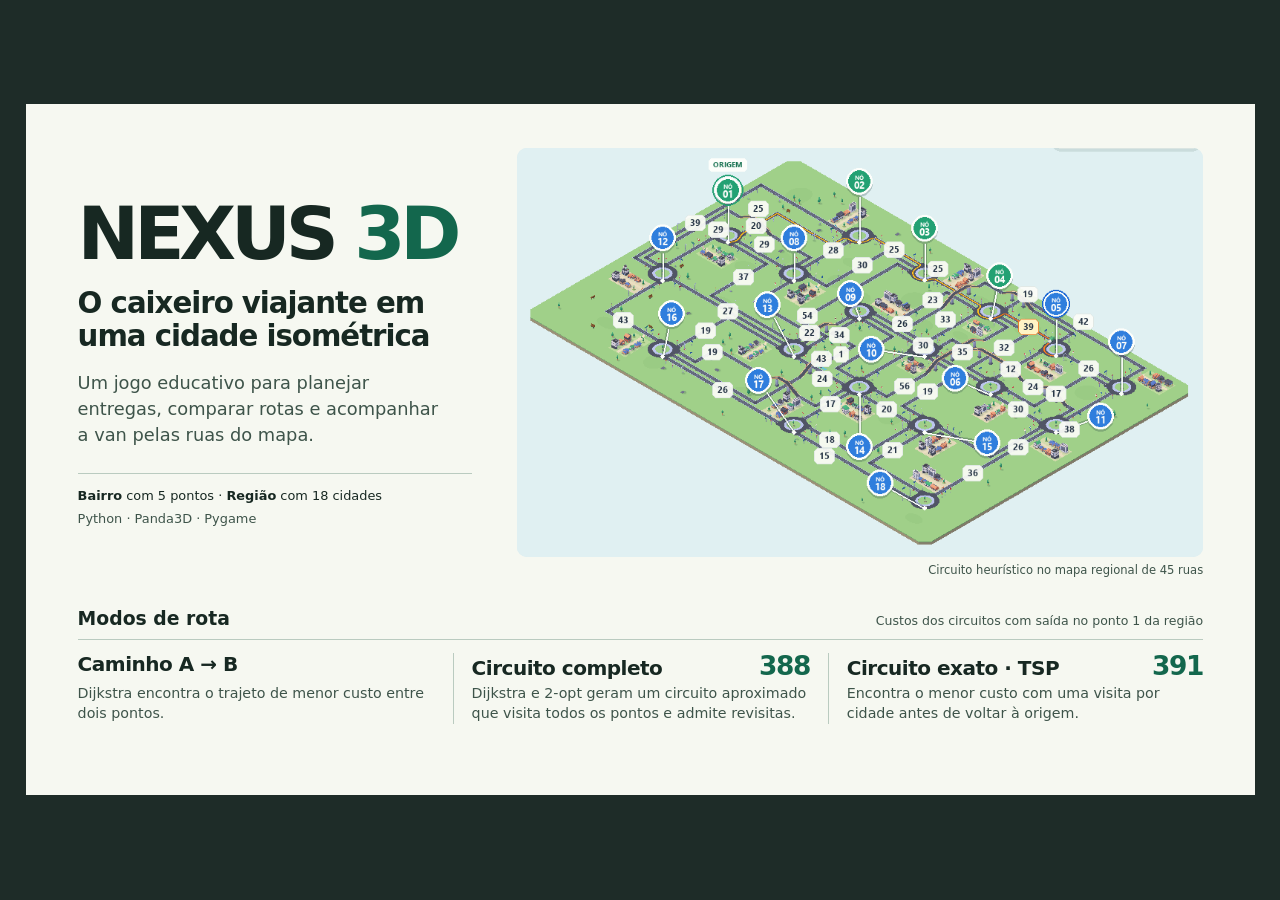
<file: caixeiro3D/nexus-3d-apresentacao.html>
<!doctype html>
<html lang="pt-BR">
<head>
  <meta charset="utf-8">
  <meta name="viewport" content="width=device-width, initial-scale=1">
  <meta name="description" content="Apresentação do NEXUS 3D, jogo educativo de entregas e otimização de rotas.">
  <title>NEXUS 3D — Caixeiro viajante</title>
  <style>
    :root {
      color-scheme: light;
      font-family: "Segoe UI", system-ui, sans-serif;
      --paper: #f6f8f1;
      --ink: #172822;
      --muted: #3e544a;
      --accent: #13674d;
      --rule: #bacbc0;
    }

    *, *::before, *::after { box-sizing: border-box; }
    body { margin: 0; color: var(--ink); background: #1e2c28; }
    h1, h2, h3, p, figure { margin: 0; }

    .stage {
      min-height: 100vh;
      min-height: 100svh;
      display: grid;
      place-items: center;
      padding: 2vh 2vw;
    }

    .slide {
      width: min(96vw, calc(96vh * 16 / 9));
      width: min(96vw, calc(96svh * 16 / 9));
      aspect-ratio: 16 / 9;
      container-type: inline-size;
      background: var(--paper);
    }

    .slide-inner { padding: 3.6cqw 4.2cqw; }

    .hero {
      display: grid;
      grid-template-columns: minmax(0, .73fr) minmax(0, 1.27fr);
      gap: 3.7cqw;
      align-items: center;
    }

    h1 {
      font-size: 6cqw;
      line-height: .96;
      font-weight: 800;
      letter-spacing: -.07em;
    }

    h1 span { color: var(--accent); }

    .subtitle {
      margin-top: 1.4cqw;
      font-size: 2.38cqw;
      font-weight: 650;
      line-height: 1.12;
      letter-spacing: -.035em;
      text-wrap: balance;
    }

    .description {
      max-width: 33ch;
      margin-top: 1.45cqw;
      color: var(--muted);
      font-size: 1.45cqw;
      line-height: 1.45;
    }

    .details {
      margin-top: 2.1cqw;
      padding-top: .95cqw;
      border-top: 1px solid var(--rule);
      font-size: 1.05cqw;
      line-height: 1.5;
    }

    .details strong { font-weight: 650; }
    .details p + p { margin-top: .28cqw; color: var(--muted); }

    .scene {
      position: relative;
      overflow: hidden;
      aspect-ratio: 924 / 550;
      border-radius: .8cqw;
      background: #deeff1;
    }

    /* Enquadramento da ilha dentro da captura original de 1440 × 960. */
    .scene img {
      position: absolute;
      top: calc(-183 / 550 * 100%);
      left: calc(-256 / 924 * 100%);
      display: block;
      width: calc(1440 / 924 * 100%);
      height: auto;
      max-width: none;
    }

    figcaption {
      margin-top: .55cqw;
      color: var(--muted);
      text-align: right;
      font-size: .94cqw;
      line-height: 1.35;
    }

    .modes { margin-top: 2.35cqw; }

    .modes-header {
      display: flex;
      align-items: baseline;
      justify-content: space-between;
      gap: .8cqw;
      padding-bottom: .72cqw;
      border-bottom: 1px solid var(--rule);
    }

    .modes-header h2 { font-size: 1.53cqw; font-weight: 700; line-height: 1.2; }
    .modes-header p { color: var(--muted); font-size: 1.02cqw; }

    .modes-list {
      display: grid;
      grid-template-columns: repeat(3, minmax(0, 1fr));
      margin: 1.05cqw 0 0;
      padding: 0;
      list-style: none;
    }

    .modes-list li { padding-inline: 1.45cqw; }
    .modes-list li + li { border-inline-start: 1px solid var(--rule); }
    .modes-list li:first-child { padding-inline-start: 0; }
    .modes-list li:last-child { padding-inline-end: 0; }

    .mode-title {
      display: flex;
      align-items: baseline;
      justify-content: space-between;
      gap: .65cqw;
      min-height: 2.55cqw;
    }

    .mode-title h3 { font-size: 1.63cqw; font-weight: 700; line-height: 1.15; letter-spacing: -.025em; }
    .cost { color: var(--accent); font-size: 2.15cqw; font-weight: 750; line-height: 1; letter-spacing: -.05em; }
    .modes-list li > p { color: var(--muted); font-size: 1.16cqw; line-height: 1.4; }

    @media screen and (max-width: 760px) {
      .stage { display: block; padding: 0; }
      .slide { width: 100%; min-height: 100svh; aspect-ratio: auto; }
      .slide-inner { padding: 7cqw 6cqw; }
      .hero { grid-template-columns: 1fr; gap: 6cqw; }
      h1 { font-size: clamp(44px, 11cqw, 76px); }
      .subtitle { margin-top: 3.5cqw; font-size: clamp(24px, 6cqw, 34px); text-wrap: wrap; }
      .description { margin-top: 3cqw; font-size: 16px; }
      .details { margin-top: 4cqw; padding-top: 3cqw; font-size: 14px; }
      .details p + p { margin-top: 1cqw; }
      .scene { border-radius: 10px; }
      figcaption { margin-top: 1.3cqw; font-size: 12px; }
      .modes { margin-top: 6cqw; }
      .modes-header { flex-wrap: wrap; gap: .45rem; padding-bottom: 2.8cqw; }
      .modes-header h2 { font-size: 20px; }
      .modes-header p { font-size: 13px; }
      .modes-list { grid-template-columns: 1fr; margin: 0; }
      .modes-list li, .modes-list li + li { padding: 3cqw 0; border-inline-start: 0; }
      .modes-list li + li { border-top: 1px solid var(--rule); }
      .mode-title { min-height: 0; margin-bottom: .35rem; }
      .mode-title h3 { font-size: 18px; }
      .cost { font-size: 27px; }
      .modes-list li > p { font-size: 15px; }
    }

    @page { size: 16in 9in; margin: 0; }
    @media print {
      body { print-color-adjust: exact; }
      .stage { display: block; min-height: 0; padding: 0; }
      .slide { width: 16in; height: 9in; break-inside: avoid; }
    }
  </style>
</head>
<body>
  <main class="stage">
    <article class="slide" aria-labelledby="title">
      <div class="slide-inner">
        <div class="hero">
          <header>
            <h1 id="title">NEXUS <span>3D</span></h1>
            <p class="subtitle">O caixeiro viajante em uma cidade isométrica</p>
            <p class="description">Um jogo educativo para planejar entregas, comparar rotas e acompanhar a van pelas ruas do mapa.</p>
            <div class="details">
              <p><strong>Bairro</strong> com 5 pontos <span aria-hidden="true">·</span> <strong>Região</strong> com 18 cidades</p>
              <p>Python · Panda3D · Pygame</p>
            </div>
          </header>

          <figure>
            <div class="scene">
              <img src="[data-uri]" width="1440" height="960" alt="Mapa regional do NEXUS 3D em vista isométrica, com cidades numeradas, ruas ponderadas e o percurso da van em destaque.">
            </div>
            <figcaption>Circuito heurístico no mapa regional de 45 ruas</figcaption>
          </figure>
        </div>

        <section class="modes" aria-labelledby="modes-title">
          <div class="modes-header">
            <h2 id="modes-title">Modos de rota</h2>
            <p>Custos dos circuitos com saída no ponto 1 da região</p>
          </div>
          <ul class="modes-list">
            <li>
              <div class="mode-title"><h3>Caminho A → B</h3></div>
              <p>Dijkstra encontra o trajeto de menor custo entre dois pontos.</p>
            </li>
            <li>
              <div class="mode-title"><h3>Circuito completo</h3><span class="cost" aria-label="Custo 388">388</span></div>
              <p>Dijkstra e 2-opt geram um circuito aproximado que visita todos os pontos e admite revisitas.</p>
            </li>
            <li>
              <div class="mode-title"><h3>Circuito exato · TSP</h3><span class="cost" aria-label="Custo 391">391</span></div>
              <p>Encontra o menor custo com uma visita por cidade antes de voltar à origem.</p>
            </li>
          </ul>
        </section>
      </div>
    </article>
  </main>
</body>
</html>
</file>
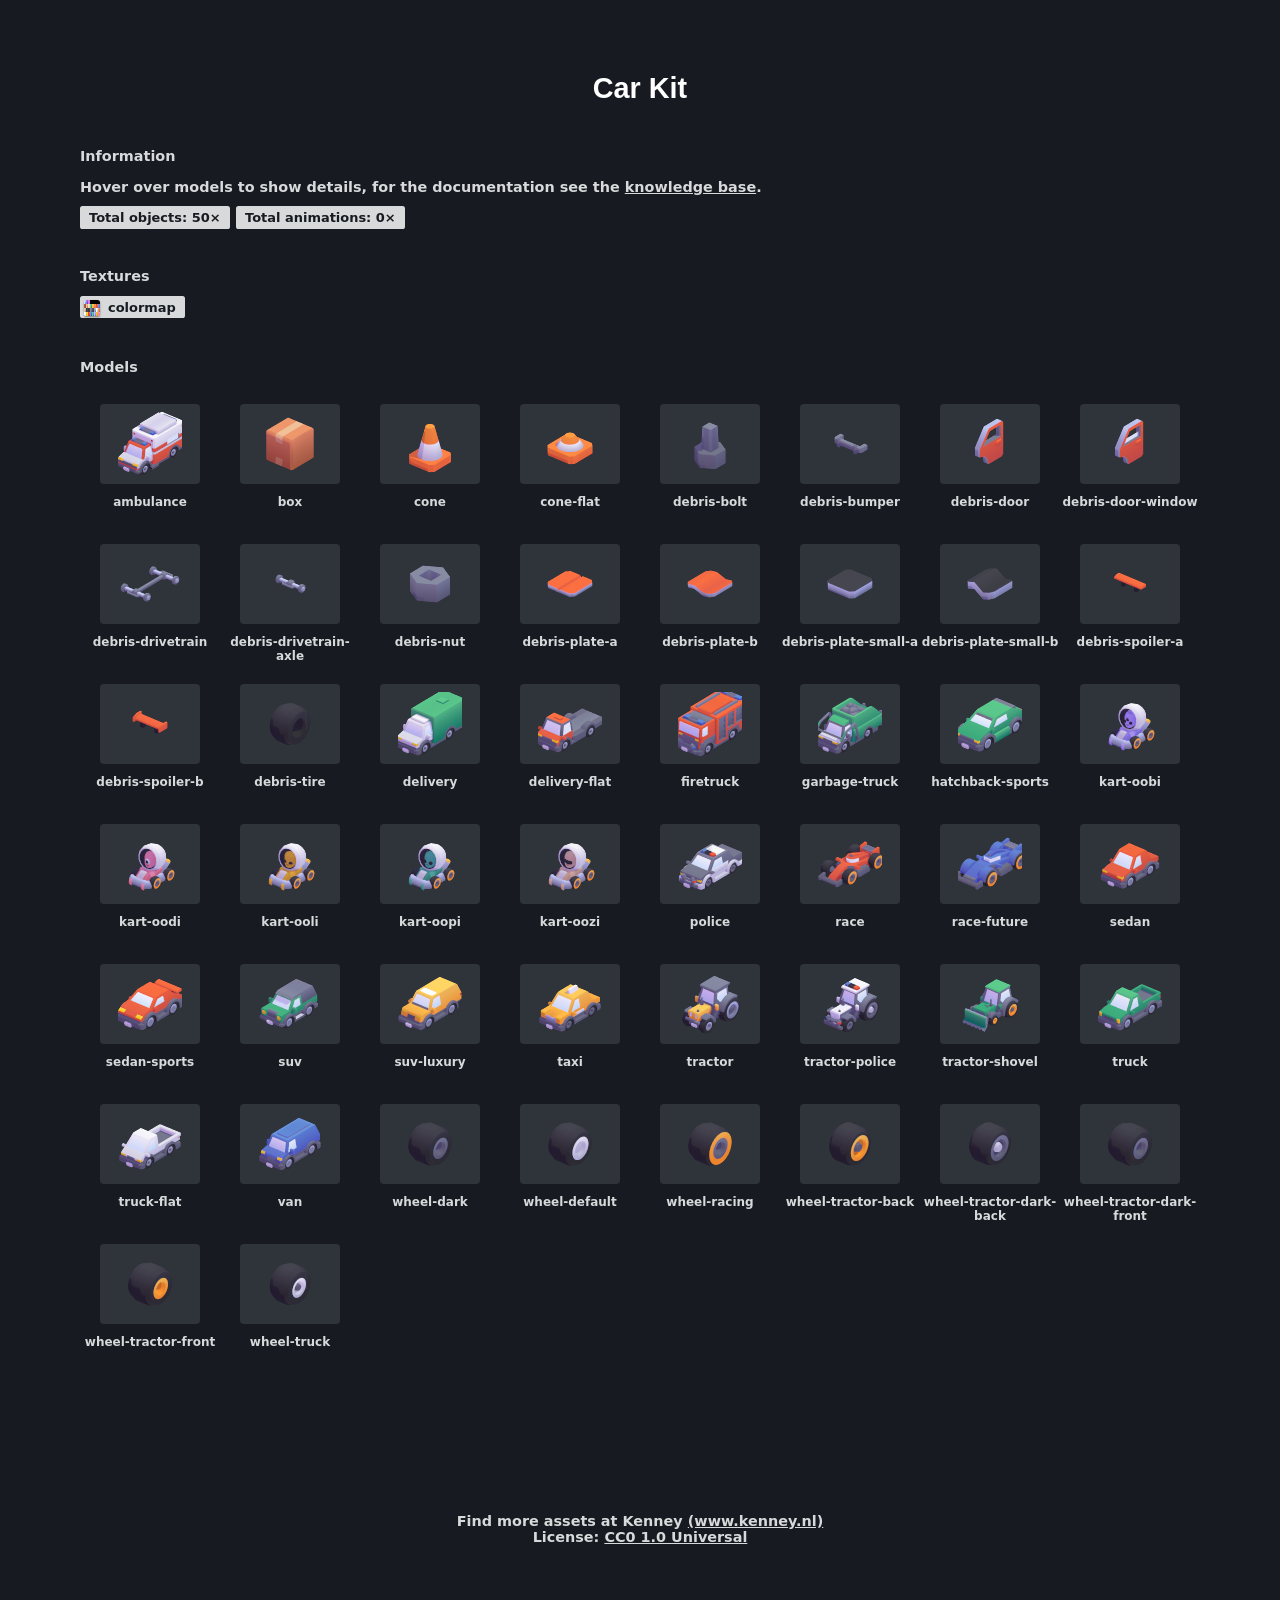
<file: caixeiro3D/assets/kenney_car-kit/Overview.html>
<!doctype html>

<html lang="en">
<head>
	<meta charset="utf-8">

	<title>Car Kit</title>
	
	<meta name="description" content="Game assets overview">
	<meta name="author" content="Kenney">

</head>

<body>

	<div class='container header'><h1>Car Kit</h1></div>
	
	<div class='container content'>
	
		<p><strong>Information</strong></p>
		
		<p>Hover over models to show details, for the documentation see the <a target='_blank' href='https://kenney.nl/knowledge-base/game-assets-3d/importing-3d-models-into-game-engines'>knowledge base</a>.</p>
		
		<p>
			<span class='data'><strong>Total objects:</strong> 50×</span><span class='data'><strong>Total animations:</strong> 0×</span>
		</p>
		
	</div>
	
	<div class='container content'>
	
		<p><strong>Textures</strong></p>
		
		<p><a href='Models/FBX format/Textures/colormap.png' target='_blank' class='data no-padding'><span class='swatch' style='background-image: url("Models/FBX format/Textures/colormap.png")'></span>colormap</a></p>
		
	</div>
	
	<div class='container content'>
	
		<p style='margin-bottom:2em'><strong>Models</strong></p>
		
		<div title='4328 vertices • 6 group(s) • 0 animation(s)' class='package'><img src='Previews/ambulance.png'/><br>ambulance</div>
<div title='248 vertices • 0 group(s) • 0 animation(s)' class='package'><img src='Previews/box.png'/><br>box</div>
<div title='288 vertices • 0 group(s) • 0 animation(s)' class='package'><img src='Previews/cone.png'/><br>cone</div>
<div title='288 vertices • 0 group(s) • 0 animation(s)' class='package'><img src='Previews/cone-flat.png'/><br>cone-flat</div>
<div title='60 vertices • 0 group(s) • 0 animation(s)' class='package'><img src='Previews/debris-bolt.png'/><br>debris-bolt</div>
<div title='192 vertices • 0 group(s) • 0 animation(s)' class='package'><img src='Previews/debris-bumper.png'/><br>debris-bumper</div>
<div title='106 vertices • 0 group(s) • 0 animation(s)' class='package'><img src='Previews/debris-door.png'/><br>debris-door</div>
<div title='116 vertices • 0 group(s) • 0 animation(s)' class='package'><img src='Previews/debris-door-window.png'/><br>debris-door-window</div>
<div title='680 vertices • 0 group(s) • 0 animation(s)' class='package'><img src='Previews/debris-drivetrain.png'/><br>debris-drivetrain</div>
<div title='328 vertices • 0 group(s) • 0 animation(s)' class='package'><img src='Previews/debris-drivetrain-axle.png'/><br>debris-drivetrain-axle</div>
<div title='60 vertices • 0 group(s) • 0 animation(s)' class='package'><img src='Previews/debris-nut.png'/><br>debris-nut</div>
<div title='66 vertices • 0 group(s) • 0 animation(s)' class='package'><img src='Previews/debris-plate-a.png'/><br>debris-plate-a</div>
<div title='72 vertices • 0 group(s) • 0 animation(s)' class='package'><img src='Previews/debris-plate-b.png'/><br>debris-plate-b</div>
<div title='48 vertices • 0 group(s) • 0 animation(s)' class='package'><img src='Previews/debris-plate-small-a.png'/><br>debris-plate-small-a</div>
<div title='72 vertices • 0 group(s) • 0 animation(s)' class='package'><img src='Previews/debris-plate-small-b.png'/><br>debris-plate-small-b</div>
<div title='78 vertices • 0 group(s) • 0 animation(s)' class='package'><img src='Previews/debris-spoiler-a.png'/><br>debris-spoiler-a</div>
<div title='138 vertices • 0 group(s) • 0 animation(s)' class='package'><img src='Previews/debris-spoiler-b.png'/><br>debris-spoiler-b</div>
<div title='480 vertices • 0 group(s) • 0 animation(s)' class='package'><img src='Previews/debris-tire.png'/><br>debris-tire</div>
<div title='4530 vertices • 5 group(s) • 0 animation(s)' class='package'><img src='Previews/delivery.png'/><br>delivery</div>
<div title='4004 vertices • 4 group(s) • 0 animation(s)' class='package'><img src='Previews/delivery-flat.png'/><br>delivery-flat</div>
<div title='4338 vertices • 5 group(s) • 0 animation(s)' class='package'><img src='Previews/firetruck.png'/><br>firetruck</div>
<div title='5003 vertices • 6 group(s) • 0 animation(s)' class='package'><img src='Previews/garbage-truck.png'/><br>garbage-truck</div>
<div title='3709 vertices • 4 group(s) • 0 animation(s)' class='package'><img src='Previews/hatchback-sports.png'/><br>hatchback-sports</div>
<div title='4699 vertices • 5 group(s) • 0 animation(s)' class='package'><img src='Previews/kart-oobi.png'/><br>kart-oobi</div>
<div title='4291 vertices • 5 group(s) • 0 animation(s)' class='package'><img src='Previews/kart-oodi.png'/><br>kart-oodi</div>
<div title='4343 vertices • 5 group(s) • 0 animation(s)' class='package'><img src='Previews/kart-ooli.png'/><br>kart-ooli</div>
<div title='4399 vertices • 5 group(s) • 0 animation(s)' class='package'><img src='Previews/kart-oopi.png'/><br>kart-oopi</div>
<div title='4495 vertices • 5 group(s) • 0 animation(s)' class='package'><img src='Previews/kart-oozi.png'/><br>kart-oozi</div>
<div title='3606 vertices • 5 group(s) • 0 animation(s)' class='package'><img src='Previews/police.png'/><br>police</div>
<div title='3090 vertices • 4 group(s) • 0 animation(s)' class='package'><img src='Previews/race.png'/><br>race</div>
<div title='3198 vertices • 4 group(s) • 0 animation(s)' class='package'><img src='Previews/race-future.png'/><br>race-future</div>
<div title='3184 vertices • 4 group(s) • 0 animation(s)' class='package'><img src='Previews/sedan.png'/><br>sedan</div>
<div title='3268 vertices • 5 group(s) • 0 animation(s)' class='package'><img src='Previews/sedan-sports.png'/><br>sedan-sports</div>
<div title='3836 vertices • 5 group(s) • 0 animation(s)' class='package'><img src='Previews/suv.png'/><br>suv</div>
<div title='3254 vertices • 4 group(s) • 0 animation(s)' class='package'><img src='Previews/suv-luxury.png'/><br>suv-luxury</div>
<div title='3250 vertices • 4 group(s) • 0 animation(s)' class='package'><img src='Previews/taxi.png'/><br>taxi</div>
<div title='3260 vertices • 4 group(s) • 0 animation(s)' class='package'><img src='Previews/tractor.png'/><br>tractor</div>
<div title='3630 vertices • 5 group(s) • 0 animation(s)' class='package'><img src='Previews/tractor-police.png'/><br>tractor-police</div>
<div title='4130 vertices • 5 group(s) • 0 animation(s)' class='package'><img src='Previews/tractor-shovel.png'/><br>tractor-shovel</div>
<div title='3264 vertices • 4 group(s) • 0 animation(s)' class='package'><img src='Previews/truck.png'/><br>truck</div>
<div title='3868 vertices • 4 group(s) • 0 animation(s)' class='package'><img src='Previews/truck-flat.png'/><br>truck-flat</div>
<div title='3250 vertices • 4 group(s) • 0 animation(s)' class='package'><img src='Previews/van.png'/><br>van</div>
<div title='528 vertices • 0 group(s) • 0 animation(s)' class='package'><img src='Previews/wheel-dark.png'/><br>wheel-dark</div>
<div title='480 vertices • 0 group(s) • 0 animation(s)' class='package'><img src='Previews/wheel-default.png'/><br>wheel-default</div>
<div title='528 vertices • 0 group(s) • 0 animation(s)' class='package'><img src='Previews/wheel-racing.png'/><br>wheel-racing</div>
<div title='672 vertices • 0 group(s) • 0 animation(s)' class='package'><img src='Previews/wheel-tractor-back.png'/><br>wheel-tractor-back</div>
<div title='672 vertices • 0 group(s) • 0 animation(s)' class='package'><img src='Previews/wheel-tractor-dark-back.png'/><br>wheel-tractor-dark-back</div>
<div title='528 vertices • 0 group(s) • 0 animation(s)' class='package'><img src='Previews/wheel-tractor-dark-front.png'/><br>wheel-tractor-dark-front</div>
<div title='528 vertices • 0 group(s) • 0 animation(s)' class='package'><img src='Previews/wheel-tractor-front.png'/><br>wheel-tractor-front</div>
<div title='624 vertices • 0 group(s) • 0 animation(s)' class='package'><img src='Previews/wheel-truck.png'/><br>wheel-truck</div>

		
	</div>
	
	<div class='clear'></div>
	
	<div class='container footer'>
	
		Find more assets at Kenney <a href='https://kenney.nl/assets'>(www.kenney.nl)</a><br>
		
		License: <a href='https://creativecommons.org/publicdomain/zero/1.0/'>CC0 1.0 Universal</a>
	
	</div>

</body>

	<style>
	
		body{
		
			font-family:system-ui;
			font-size:0.9em;
			font-weight:600;
			
			color:#d7d9da;
			background-color:#171B21;
			
			margin-top:5em;
			margin-bottom:5em;
			
			overflow-y:scroll;
			
		}
		
		h1{
		
			color:#FFFFFF;
			font-family:sans-serif;
			margin-bottom:1.2em;
		
		}
		
		a{ color:#d7d9da; }
		a:hover{ color:#ffbe07; }
	
		.container{
		
			max-width:1120px;
			margin:0 auto;
			
		}
		
		.container.header{
		
			text-align:center;
			margin-bottom:2.5em
		
		}
		
		.container.content{ margin-top:3em; }
		
		.container.footer{
		
			margin-top:1em;
			text-align:center
		
		}
	
		.package{
		
			float:left;
		
			width:12.5%;
			min-width:104px;
			
			height:140px;
			
			text-align:center;
			
			color:#d7d9da;
			text-decoration:none;
			
			font-size:12px;
			
			position:relative;
			
		}
		
		.package img{
		
			background-color:#2f333a;
			padding:8px 18px;
			border-radius:4px;
	
			width:64px;
			margin-bottom:8px;
		
		}
		
		.package img:hover{ background-color:#ECECEC; }
		
		.data{
		
			color: #171b21;
			background-color: #d7d9da;
			padding: 0.3em 0.7em;
			border-radius: 0.2em;
			font-size: 90%;
			
			margin-right:0.5em;
			text-decoration:none;
			
		}
		
		.data:hover{ background-color:#ffbe07; color:#171b21; }
		.no-padding{ padding-left:4px; }
		
		.swatch{
		
			display:inline-block;
		
			width: 16px; height: 16px;
			vertical-align: text-top;
			border-radius: 0.2em;
			
			margin-right: 8px;
			
			box-shadow: 0px 1px 2px #00000070;
			
			background-size:cover;
			
		}
		
		.animated{
		
			position: absolute;
			color: #171b21;
			background-color: #ffbe07;
			padding: 1px 5px;
			text-transform: uppercase;
			font-size: 10px;
			font-weight: bold;
			border-radius: 2px;
			pointer-events: none;
		
		}
	
		.clear{ clear:both; height:8em }
	
	</style>
	
</html>
</file>
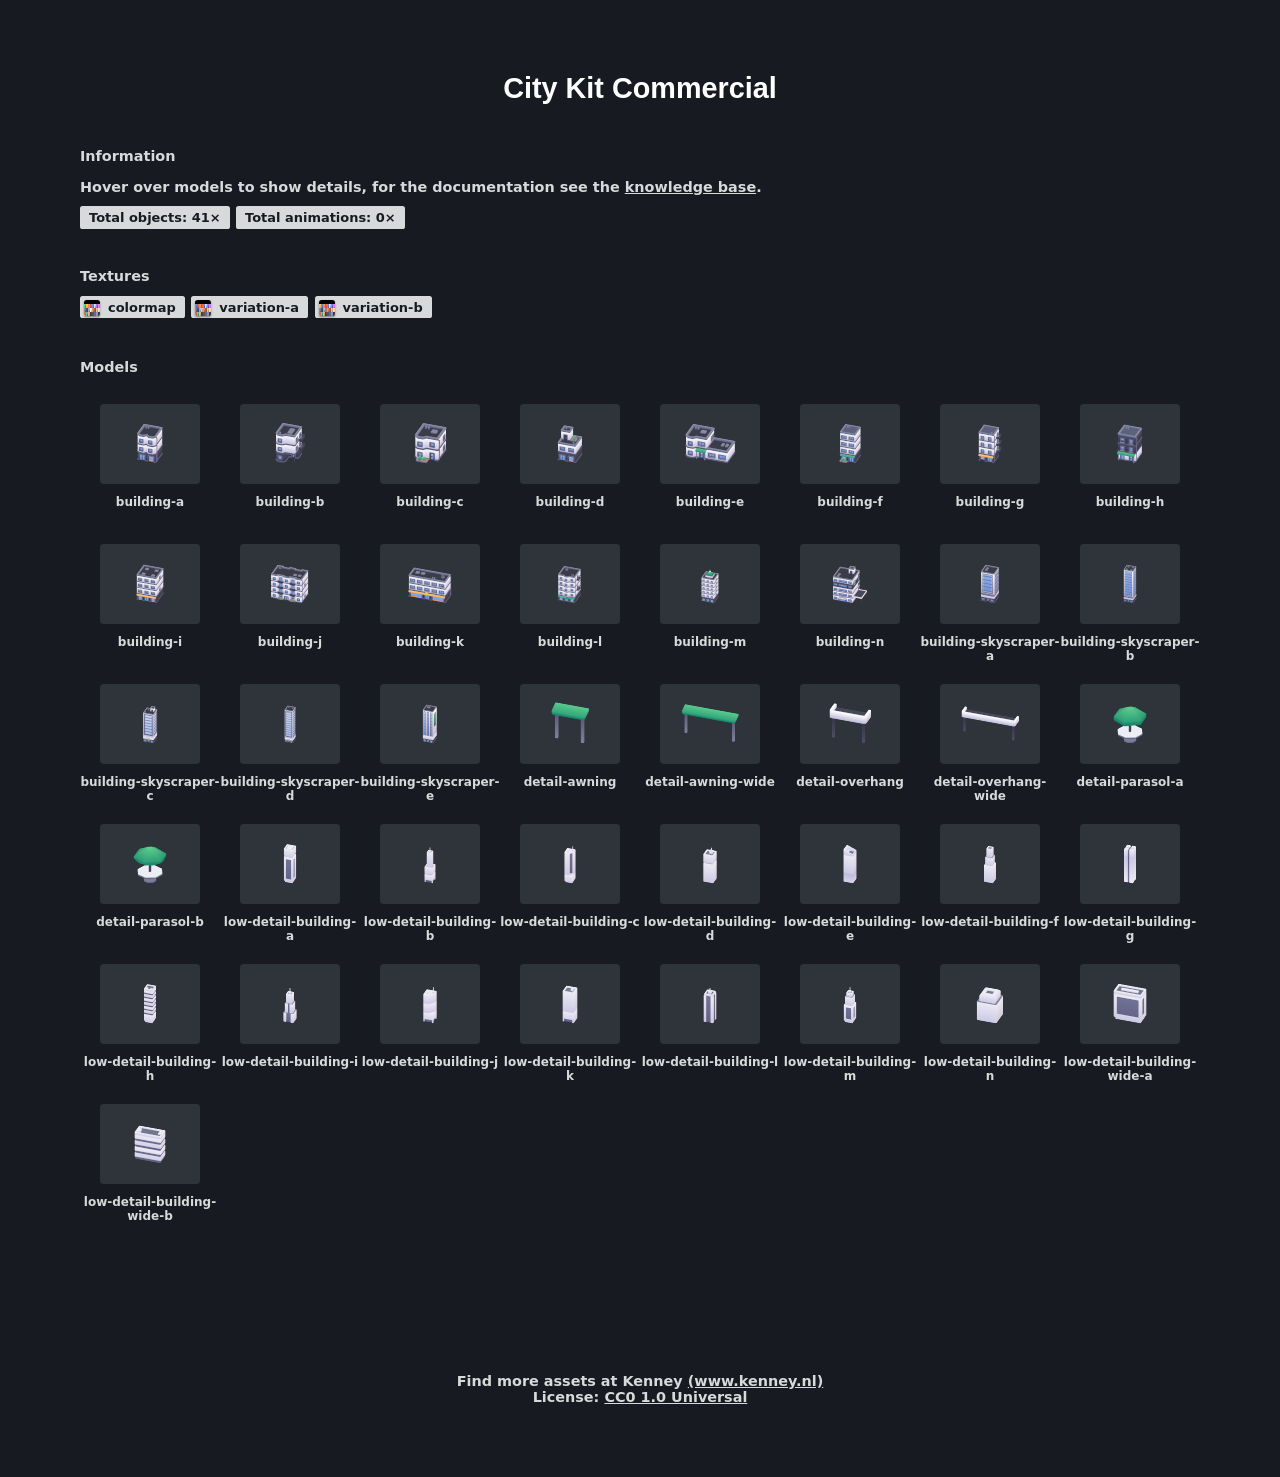
<file: caixeiro3D/assets/kenney_city-kit-commercial_2.1/Overview.html>
<!doctype html>

<html lang="en">
<head>
	<meta charset="utf-8">

	<title>City Kit Commercial</title>
	
	<meta name="description" content="Game assets overview">
	<meta name="author" content="Kenney">

</head>

<body>

	<div class='container header'><h1>City Kit Commercial</h1></div>
	
	<div class='container content'>
	
		<p><strong>Information</strong></p>
		
		<p>Hover over models to show details, for the documentation see the <a target='_blank' href='https://kenney.nl/knowledge-base/game-assets-3d/importing-3d-models-into-game-engines'>knowledge base</a>.</p>
		
		<p>
			<span class='data'><strong>Total objects:</strong> 41×</span><span class='data'><strong>Total animations:</strong> 0×</span>
		</p>
		
	</div>
	
	<div class='container content'>
	
		<p><strong>Textures</strong></p>
		
		<p><a href='Models/FBX format/Textures/colormap.png' target='_blank' class='data no-padding'><span class='swatch' style='background-image: url("Models/FBX format/Textures/colormap.png")'></span>colormap</a><a href='Models/Textures/variation-a.png' target='_blank' class='data no-padding'><span class='swatch' style='background-image: url("Models/Textures/variation-a.png")'></span>variation-a</a><a href='Models/Textures/variation-b.png' target='_blank' class='data no-padding'><span class='swatch' style='background-image: url("Models/Textures/variation-b.png")'></span>variation-b</a></p>
		
	</div>
	
	<div class='container content'>
	
		<p style='margin-bottom:2em'><strong>Models</strong></p>
		
		<div title='2074 vertices • 0 group(s) • 0 animation(s)' class='package'><img src='Previews/building-a.png'/><br>building-a</div>
<div title='2018 vertices • 0 group(s) • 0 animation(s)' class='package'><img src='Previews/building-b.png'/><br>building-b</div>
<div title='1953 vertices • 0 group(s) • 0 animation(s)' class='package'><img src='Previews/building-c.png'/><br>building-c</div>
<div title='1806 vertices • 0 group(s) • 0 animation(s)' class='package'><img src='Previews/building-d.png'/><br>building-d</div>
<div title='2443 vertices • 0 group(s) • 0 animation(s)' class='package'><img src='Previews/building-e.png'/><br>building-e</div>
<div title='2842 vertices • 0 group(s) • 0 animation(s)' class='package'><img src='Previews/building-f.png'/><br>building-f</div>
<div title='3176 vertices • 0 group(s) • 0 animation(s)' class='package'><img src='Previews/building-g.png'/><br>building-g</div>
<div title='2428 vertices • 0 group(s) • 0 animation(s)' class='package'><img src='Previews/building-h.png'/><br>building-h</div>
<div title='4012 vertices • 0 group(s) • 0 animation(s)' class='package'><img src='Previews/building-i.png'/><br>building-i</div>
<div title='8485 vertices • 0 group(s) • 0 animation(s)' class='package'><img src='Previews/building-j.png'/><br>building-j</div>
<div title='4736 vertices • 0 group(s) • 0 animation(s)' class='package'><img src='Previews/building-k.png'/><br>building-k</div>
<div title='5574 vertices • 0 group(s) • 0 animation(s)' class='package'><img src='Previews/building-l.png'/><br>building-l</div>
<div title='5764 vertices • 0 group(s) • 0 animation(s)' class='package'><img src='Previews/building-m.png'/><br>building-m</div>
<div title='6526 vertices • 0 group(s) • 0 animation(s)' class='package'><img src='Previews/building-n.png'/><br>building-n</div>
<div title='2118 vertices • 0 group(s) • 0 animation(s)' class='package'><img src='Previews/building-skyscraper-a.png'/><br>building-skyscraper-a</div>
<div title='2646 vertices • 0 group(s) • 0 animation(s)' class='package'><img src='Previews/building-skyscraper-b.png'/><br>building-skyscraper-b</div>
<div title='2862 vertices • 0 group(s) • 0 animation(s)' class='package'><img src='Previews/building-skyscraper-c.png'/><br>building-skyscraper-c</div>
<div title='3206 vertices • 0 group(s) • 0 animation(s)' class='package'><img src='Previews/building-skyscraper-d.png'/><br>building-skyscraper-d</div>
<div title='1938 vertices • 0 group(s) • 0 animation(s)' class='package'><img src='Previews/building-skyscraper-e.png'/><br>building-skyscraper-e</div>
<div title='76 vertices • 0 group(s) • 0 animation(s)' class='package'><img src='Previews/detail-awning.png'/><br>detail-awning</div>
<div title='76 vertices • 0 group(s) • 0 animation(s)' class='package'><img src='Previews/detail-awning-wide.png'/><br>detail-awning-wide</div>
<div title='100 vertices • 0 group(s) • 0 animation(s)' class='package'><img src='Previews/detail-overhang.png'/><br>detail-overhang</div>
<div title='100 vertices • 0 group(s) • 0 animation(s)' class='package'><img src='Previews/detail-overhang-wide.png'/><br>detail-overhang-wide</div>
<div title='172 vertices • 0 group(s) • 0 animation(s)' class='package'><img src='Previews/detail-parasol-a.png'/><br>detail-parasol-a</div>
<div title='208 vertices • 0 group(s) • 0 animation(s)' class='package'><img src='Previews/detail-parasol-b.png'/><br>detail-parasol-b</div>
<div title='252 vertices • 0 group(s) • 0 animation(s)' class='package'><img src='Previews/low-detail-building-a.png'/><br>low-detail-building-a</div>
<div title='280 vertices • 0 group(s) • 0 animation(s)' class='package'><img src='Previews/low-detail-building-b.png'/><br>low-detail-building-b</div>
<div title='210 vertices • 0 group(s) • 0 animation(s)' class='package'><img src='Previews/low-detail-building-c.png'/><br>low-detail-building-c</div>
<div title='140 vertices • 0 group(s) • 0 animation(s)' class='package'><img src='Previews/low-detail-building-d.png'/><br>low-detail-building-d</div>
<div title='128 vertices • 0 group(s) • 0 animation(s)' class='package'><img src='Previews/low-detail-building-e.png'/><br>low-detail-building-e</div>
<div title='104 vertices • 0 group(s) • 0 animation(s)' class='package'><img src='Previews/low-detail-building-f.png'/><br>low-detail-building-f</div>
<div title='280 vertices • 0 group(s) • 0 animation(s)' class='package'><img src='Previews/low-detail-building-g.png'/><br>low-detail-building-g</div>
<div title='476 vertices • 0 group(s) • 0 animation(s)' class='package'><img src='Previews/low-detail-building-h.png'/><br>low-detail-building-h</div>
<div title='200 vertices • 0 group(s) • 0 animation(s)' class='package'><img src='Previews/low-detail-building-i.png'/><br>low-detail-building-i</div>
<div title='282 vertices • 0 group(s) • 0 animation(s)' class='package'><img src='Previews/low-detail-building-j.png'/><br>low-detail-building-j</div>
<div title='116 vertices • 0 group(s) • 0 animation(s)' class='package'><img src='Previews/low-detail-building-k.png'/><br>low-detail-building-k</div>
<div title='208 vertices • 0 group(s) • 0 animation(s)' class='package'><img src='Previews/low-detail-building-l.png'/><br>low-detail-building-l</div>
<div title='256 vertices • 0 group(s) • 0 animation(s)' class='package'><img src='Previews/low-detail-building-m.png'/><br>low-detail-building-m</div>
<div title='84 vertices • 0 group(s) • 0 animation(s)' class='package'><img src='Previews/low-detail-building-n.png'/><br>low-detail-building-n</div>
<div title='220 vertices • 0 group(s) • 0 animation(s)' class='package'><img src='Previews/low-detail-building-wide-a.png'/><br>low-detail-building-wide-a</div>
<div title='324 vertices • 0 group(s) • 0 animation(s)' class='package'><img src='Previews/low-detail-building-wide-b.png'/><br>low-detail-building-wide-b</div>

		
	</div>
	
	<div class='clear'></div>
	
	<div class='container footer'>
	
		Find more assets at Kenney <a href='https://kenney.nl/assets'>(www.kenney.nl)</a><br>
		
		License: <a href='https://creativecommons.org/publicdomain/zero/1.0/'>CC0 1.0 Universal</a>
	
	</div>

</body>

	<style>
	
		body{
		
			font-family:system-ui;
			font-size:0.9em;
			font-weight:600;
			
			color:#d7d9da;
			background-color:#171B21;
			
			margin-top:5em;
			margin-bottom:5em;
			
			overflow-y:scroll;
			
		}
		
		h1{
		
			color:#FFFFFF;
			font-family:sans-serif;
			margin-bottom:1.2em;
		
		}
		
		a{ color:#d7d9da; }
		a:hover{ color:#ffbe07; }
	
		.container{
		
			max-width:1120px;
			margin:0 auto;
			
		}
		
		.container.header{
		
			text-align:center;
			margin-bottom:2.5em
		
		}
		
		.container.content{ margin-top:3em; }
		
		.container.footer{
		
			margin-top:1em;
			text-align:center
		
		}
	
		.package{
		
			float:left;
		
			width:12.5%;
			min-width:104px;
			
			height:140px;
			
			text-align:center;
			
			color:#d7d9da;
			text-decoration:none;
			
			font-size:12px;
			
			position:relative;
			
		}
		
		.package img{
		
			background-color:#2f333a;
			padding:8px 18px;
			border-radius:4px;
	
			width:64px;
			margin-bottom:8px;
		
		}
		
		.package img:hover{ background-color:#ECECEC; }
		
		.data{
		
			color: #171b21;
			background-color: #d7d9da;
			padding: 0.3em 0.7em;
			border-radius: 0.2em;
			font-size: 90%;
			
			margin-right:0.5em;
			text-decoration:none;
			
		}
		
		.data:hover{ background-color:#ffbe07; color:#171b21; }
		.no-padding{ padding-left:4px; }
		
		.swatch{
		
			display:inline-block;
		
			width: 16px; height: 16px;
			vertical-align: text-top;
			border-radius: 0.2em;
			
			margin-right: 8px;
			
			box-shadow: 0px 1px 2px #00000070;
			
			background-size:cover;
			
		}
		
		.animated{
		
			position: absolute;
			color: #171b21;
			background-color: #ffbe07;
			padding: 1px 5px;
			text-transform: uppercase;
			font-size: 10px;
			font-weight: bold;
			border-radius: 2px;
			pointer-events: none;
		
		}
	
		.clear{ clear:both; height:8em }
	
	</style>
	
</html>
</file>
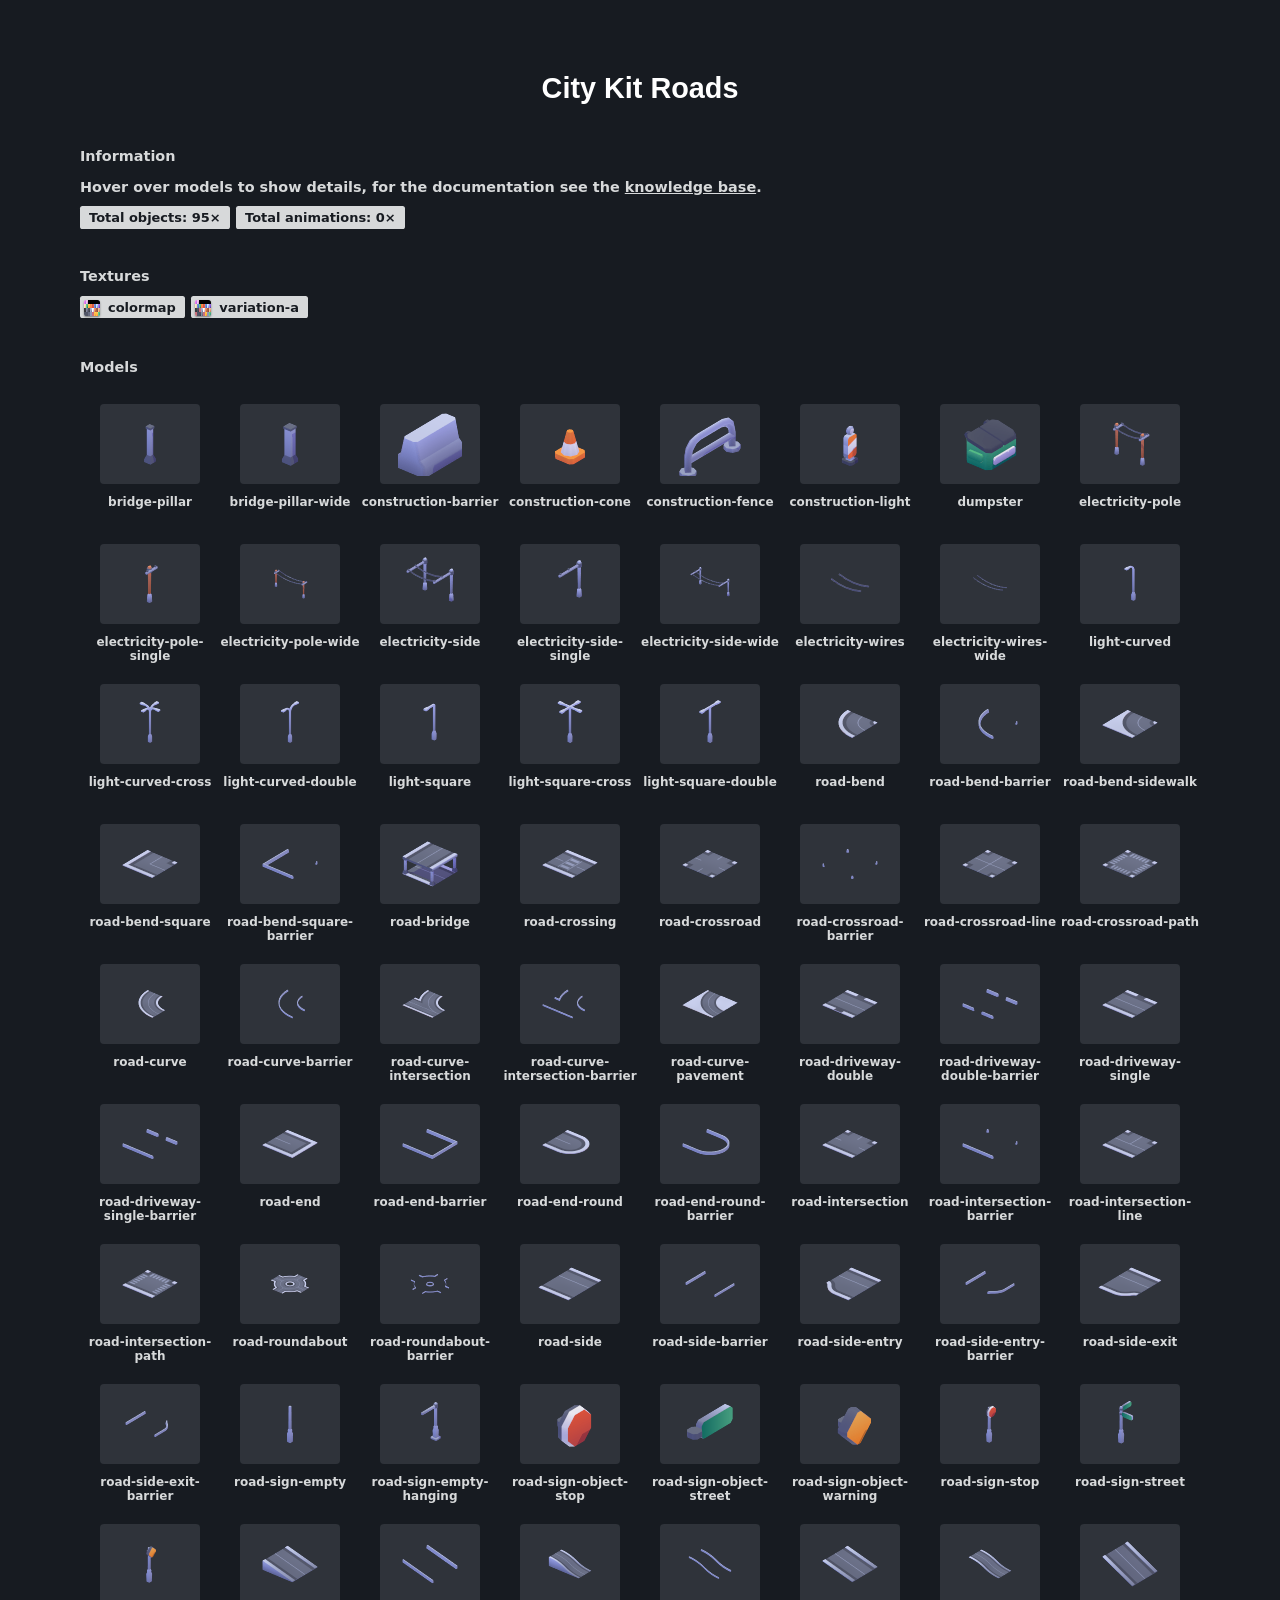
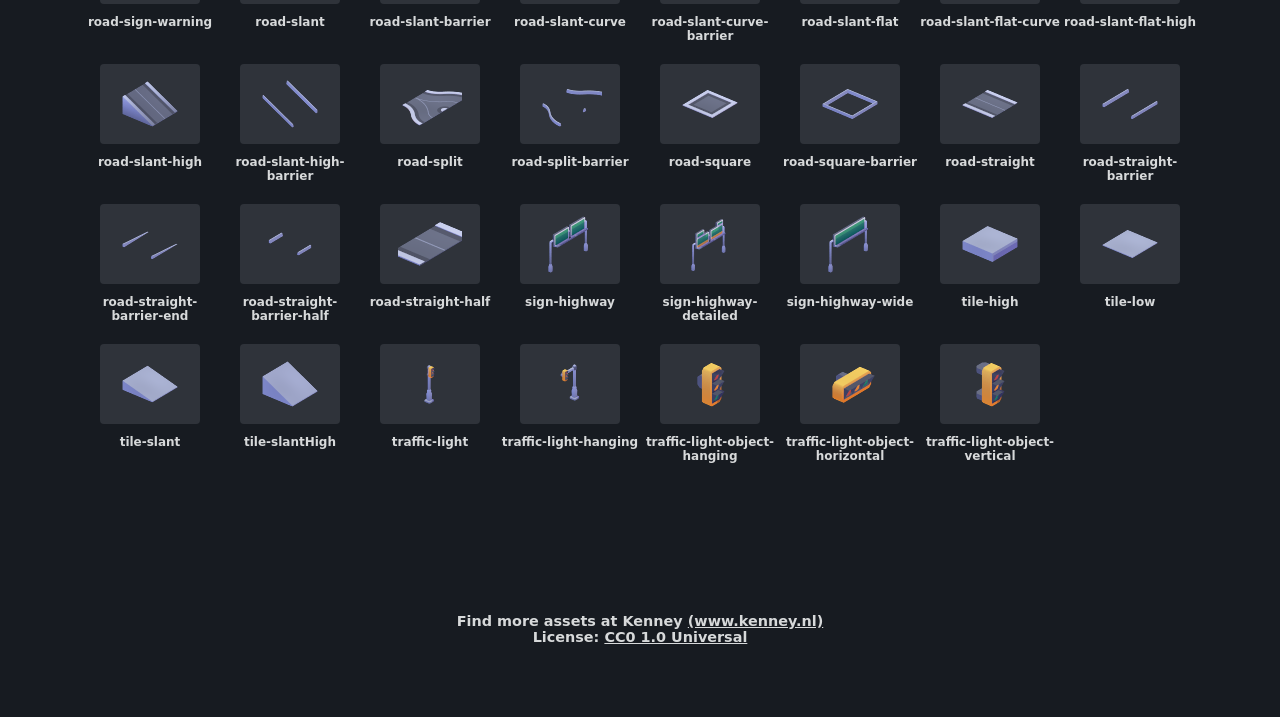
<file: caixeiro3D/assets/kenney_city-kit-roads/Overview.html>
<!doctype html>

<html lang="en">
<head>
	<meta charset="utf-8">

	<title>City Kit Roads</title>
	
	<meta name="description" content="Game assets overview">
	<meta name="author" content="Kenney">

</head>

<body>

	<div class='container header'><h1>City Kit Roads</h1></div>
	
	<div class='container content'>
	
		<p><strong>Information</strong></p>
		
		<p>Hover over models to show details, for the documentation see the <a target='_blank' href='https://kenney.nl/knowledge-base/game-assets-3d/importing-3d-models-into-game-engines'>knowledge base</a>.</p>
		
		<p>
			<span class='data'><strong>Total objects:</strong> 95×</span><span class='data'><strong>Total animations:</strong> 0×</span>
		</p>
		
	</div>
	
	<div class='container content'>
	
		<p><strong>Textures</strong></p>
		
		<p><a href='Models/FBX format/Textures/colormap.png' target='_blank' class='data no-padding'><span class='swatch' style='background-image: url("Models/FBX format/Textures/colormap.png")'></span>colormap</a><a href='Models/Textures/variation-a.png' target='_blank' class='data no-padding'><span class='swatch' style='background-image: url("Models/Textures/variation-a.png")'></span>variation-a</a></p>
		
	</div>
	
	<div class='container content'>
	
		<p style='margin-bottom:2em'><strong>Models</strong></p>
		
		<div title='76 vertices • 0 group(s) • 0 animation(s)' class='package'><img src='Previews/bridge-pillar.png'/><br>bridge-pillar</div>
<div title='76 vertices • 0 group(s) • 0 animation(s)' class='package'><img src='Previews/bridge-pillar-wide.png'/><br>bridge-pillar-wide</div>
<div title='104 vertices • 0 group(s) • 0 animation(s)' class='package'><img src='Previews/construction-barrier.png'/><br>construction-barrier</div>
<div title='104 vertices • 0 group(s) • 0 animation(s)' class='package'><img src='Previews/construction-cone.png'/><br>construction-cone</div>
<div title='256 vertices • 0 group(s) • 0 animation(s)' class='package'><img src='Previews/construction-fence.png'/><br>construction-fence</div>
<div title='264 vertices • 0 group(s) • 0 animation(s)' class='package'><img src='Previews/construction-light.png'/><br>construction-light</div>
<div title='392 vertices • 2 group(s) • 0 animation(s)' class='package'><img src='Previews/dumpster.png'/><br>dumpster</div>
<div title='820 vertices • 0 group(s) • 0 animation(s)' class='package'><img src='Previews/electricity-pole.png'/><br>electricity-pole</div>
<div title='346 vertices • 0 group(s) • 0 animation(s)' class='package'><img src='Previews/electricity-pole-single.png'/><br>electricity-pole-single</div>
<div title='1076 vertices • 0 group(s) • 0 animation(s)' class='package'><img src='Previews/electricity-pole-wide.png'/><br>electricity-pole-wide</div>
<div title='820 vertices • 0 group(s) • 0 animation(s)' class='package'><img src='Previews/electricity-side.png'/><br>electricity-side</div>
<div title='346 vertices • 0 group(s) • 0 animation(s)' class='package'><img src='Previews/electricity-side-single.png'/><br>electricity-side-single</div>
<div title='1076 vertices • 0 group(s) • 0 animation(s)' class='package'><img src='Previews/electricity-side-wide.png'/><br>electricity-side-wide</div>
<div title='144 vertices • 0 group(s) • 0 animation(s)' class='package'><img src='Previews/electricity-wires.png'/><br>electricity-wires</div>
<div title='400 vertices • 0 group(s) • 0 animation(s)' class='package'><img src='Previews/electricity-wires-wide.png'/><br>electricity-wires-wide</div>
<div title='156 vertices • 0 group(s) • 0 animation(s)' class='package'><img src='Previews/light-curved.png'/><br>light-curved</div>
<div title='448 vertices • 0 group(s) • 0 animation(s)' class='package'><img src='Previews/light-curved-cross.png'/><br>light-curved-cross</div>
<div title='250 vertices • 0 group(s) • 0 animation(s)' class='package'><img src='Previews/light-curved-double.png'/><br>light-curved-double</div>
<div title='106 vertices • 0 group(s) • 0 animation(s)' class='package'><img src='Previews/light-square.png'/><br>light-square</div>
<div title='236 vertices • 0 group(s) • 0 animation(s)' class='package'><img src='Previews/light-square-cross.png'/><br>light-square-cross</div>
<div title='150 vertices • 0 group(s) • 0 animation(s)' class='package'><img src='Previews/light-square-double.png'/><br>light-square-double</div>
<div title='352 vertices • 0 group(s) • 0 animation(s)' class='package'><img src='Previews/road-bend.png'/><br>road-bend</div>
<div title='204 vertices • 0 group(s) • 0 animation(s)' class='package'><img src='Previews/road-bend-barrier.png'/><br>road-bend-barrier</div>
<div title='292 vertices • 0 group(s) • 0 animation(s)' class='package'><img src='Previews/road-bend-sidewalk.png'/><br>road-bend-sidewalk</div>
<div title='92 vertices • 0 group(s) • 0 animation(s)' class='package'><img src='Previews/road-bend-square.png'/><br>road-bend-square</div>
<div title='84 vertices • 0 group(s) • 0 animation(s)' class='package'><img src='Previews/road-bend-square-barrier.png'/><br>road-bend-square-barrier</div>
<div title='448 vertices • 0 group(s) • 0 animation(s)' class='package'><img src='Previews/road-bridge.png'/><br>road-bridge</div>
<div title='140 vertices • 0 group(s) • 0 animation(s)' class='package'><img src='Previews/road-crossing.png'/><br>road-crossing</div>
<div title='168 vertices • 0 group(s) • 0 animation(s)' class='package'><img src='Previews/road-crossroad.png'/><br>road-crossroad</div>
<div title='192 vertices • 0 group(s) • 0 animation(s)' class='package'><img src='Previews/road-crossroad-barrier.png'/><br>road-crossroad-barrier</div>
<div title='160 vertices • 0 group(s) • 0 animation(s)' class='package'><img src='Previews/road-crossroad-line.png'/><br>road-crossroad-line</div>
<div title='320 vertices • 0 group(s) • 0 animation(s)' class='package'><img src='Previews/road-crossroad-path.png'/><br>road-crossroad-path</div>
<div title='424 vertices • 0 group(s) • 0 animation(s)' class='package'><img src='Previews/road-curve.png'/><br>road-curve</div>
<div title='312 vertices • 0 group(s) • 0 animation(s)' class='package'><img src='Previews/road-curve-barrier.png'/><br>road-curve-barrier</div>
<div title='402 vertices • 0 group(s) • 0 animation(s)' class='package'><img src='Previews/road-curve-intersection.png'/><br>road-curve-intersection</div>
<div title='266 vertices • 0 group(s) • 0 animation(s)' class='package'><img src='Previews/road-curve-intersection-barrier.png'/><br>road-curve-intersection-barrier</div>
<div title='292 vertices • 0 group(s) • 0 animation(s)' class='package'><img src='Previews/road-curve-pavement.png'/><br>road-curve-pavement</div>
<div title='120 vertices • 0 group(s) • 0 animation(s)' class='package'><img src='Previews/road-driveway-double.png'/><br>road-driveway-double</div>
<div title='136 vertices • 0 group(s) • 0 animation(s)' class='package'><img src='Previews/road-driveway-double-barrier.png'/><br>road-driveway-double-barrier</div>
<div title='98 vertices • 0 group(s) • 0 animation(s)' class='package'><img src='Previews/road-driveway-single.png'/><br>road-driveway-single</div>
<div title='92 vertices • 0 group(s) • 0 animation(s)' class='package'><img src='Previews/road-driveway-single-barrier.png'/><br>road-driveway-single-barrier</div>
<div title='66 vertices • 0 group(s) • 0 animation(s)' class='package'><img src='Previews/road-end.png'/><br>road-end</div>
<div title='48 vertices • 0 group(s) • 0 animation(s)' class='package'><img src='Previews/road-end-barrier.png'/><br>road-end-barrier</div>
<div title='302 vertices • 0 group(s) • 0 animation(s)' class='package'><img src='Previews/road-end-round.png'/><br>road-end-round</div>
<div title='284 vertices • 0 group(s) • 0 animation(s)' class='package'><img src='Previews/road-end-round-barrier.png'/><br>road-end-round-barrier</div>
<div title='124 vertices • 0 group(s) • 0 animation(s)' class='package'><img src='Previews/road-intersection.png'/><br>road-intersection</div>
<div title='120 vertices • 0 group(s) • 0 animation(s)' class='package'><img src='Previews/road-intersection-barrier.png'/><br>road-intersection-barrier</div>
<div title='116 vertices • 0 group(s) • 0 animation(s)' class='package'><img src='Previews/road-intersection-line.png'/><br>road-intersection-line</div>
<div title='238 vertices • 0 group(s) • 0 animation(s)' class='package'><img src='Previews/road-intersection-path.png'/><br>road-intersection-path</div>
<div title='1966 vertices • 0 group(s) • 0 animation(s)' class='package'><img src='Previews/road-roundabout.png'/><br>road-roundabout</div>
<div title='1154 vertices • 0 group(s) • 0 animation(s)' class='package'><img src='Previews/road-roundabout-barrier.png'/><br>road-roundabout-barrier</div>
<div title='72 vertices • 0 group(s) • 0 animation(s)' class='package'><img src='Previews/road-side.png'/><br>road-side</div>
<div title='48 vertices • 0 group(s) • 0 animation(s)' class='package'><img src='Previews/road-side-barrier.png'/><br>road-side-barrier</div>
<div title='432 vertices • 0 group(s) • 0 animation(s)' class='package'><img src='Previews/road-side-entry.png'/><br>road-side-entry</div>
<div title='354 vertices • 0 group(s) • 0 animation(s)' class='package'><img src='Previews/road-side-entry-barrier.png'/><br>road-side-entry-barrier</div>
<div title='432 vertices • 0 group(s) • 0 animation(s)' class='package'><img src='Previews/road-side-exit.png'/><br>road-side-exit</div>
<div title='354 vertices • 0 group(s) • 0 animation(s)' class='package'><img src='Previews/road-side-exit-barrier.png'/><br>road-side-exit-barrier</div>
<div title='84 vertices • 0 group(s) • 0 animation(s)' class='package'><img src='Previews/road-sign-empty.png'/><br>road-sign-empty</div>
<div title='208 vertices • 0 group(s) • 0 animation(s)' class='package'><img src='Previews/road-sign-empty-hanging.png'/><br>road-sign-empty-hanging</div>
<div title='96 vertices • 0 group(s) • 0 animation(s)' class='package'><img src='Previews/road-sign-object-stop.png'/><br>road-sign-object-stop</div>
<div title='96 vertices • 0 group(s) • 0 animation(s)' class='package'><img src='Previews/road-sign-object-street.png'/><br>road-sign-object-street</div>
<div title='112 vertices • 0 group(s) • 0 animation(s)' class='package'><img src='Previews/road-sign-object-warning.png'/><br>road-sign-object-warning</div>
<div title='180 vertices • 0 group(s) • 0 animation(s)' class='package'><img src='Previews/road-sign-stop.png'/><br>road-sign-stop</div>
<div title='276 vertices • 0 group(s) • 0 animation(s)' class='package'><img src='Previews/road-sign-street.png'/><br>road-sign-street</div>
<div title='196 vertices • 0 group(s) • 0 animation(s)' class='package'><img src='Previews/road-sign-warning.png'/><br>road-sign-warning</div>
<div title='72 vertices • 0 group(s) • 0 animation(s)' class='package'><img src='Previews/road-slant.png'/><br>road-slant</div>
<div title='48 vertices • 0 group(s) • 0 animation(s)' class='package'><img src='Previews/road-slant-barrier.png'/><br>road-slant-barrier</div>
<div title='894 vertices • 0 group(s) • 0 animation(s)' class='package'><img src='Previews/road-slant-curve.png'/><br>road-slant-curve</div>
<div title='720 vertices • 0 group(s) • 0 animation(s)' class='package'><img src='Previews/road-slant-curve-barrier.png'/><br>road-slant-curve-barrier</div>
<div title='72 vertices • 0 group(s) • 0 animation(s)' class='package'><img src='Previews/road-slant-flat.png'/><br>road-slant-flat</div>
<div title='1046 vertices • 0 group(s) • 0 animation(s)' class='package'><img src='Previews/road-slant-flat-curve.png'/><br>road-slant-flat-curve</div>
<div title='72 vertices • 0 group(s) • 0 animation(s)' class='package'><img src='Previews/road-slant-flat-high.png'/><br>road-slant-flat-high</div>
<div title='72 vertices • 0 group(s) • 0 animation(s)' class='package'><img src='Previews/road-slant-high.png'/><br>road-slant-high</div>
<div title='48 vertices • 0 group(s) • 0 animation(s)' class='package'><img src='Previews/road-slant-high-barrier.png'/><br>road-slant-high-barrier</div>
<div title='1110 vertices • 0 group(s) • 0 animation(s)' class='package'><img src='Previews/road-split.png'/><br>road-split</div>
<div title='762 vertices • 0 group(s) • 0 animation(s)' class='package'><img src='Previews/road-split-barrier.png'/><br>road-split-barrier</div>
<div title='56 vertices • 0 group(s) • 0 animation(s)' class='package'><img src='Previews/road-square.png'/><br>road-square</div>
<div title='48 vertices • 0 group(s) • 0 animation(s)' class='package'><img src='Previews/road-square-barrier.png'/><br>road-square-barrier</div>
<div title='72 vertices • 0 group(s) • 0 animation(s)' class='package'><img src='Previews/road-straight.png'/><br>road-straight</div>
<div title='48 vertices • 0 group(s) • 0 animation(s)' class='package'><img src='Previews/road-straight-barrier.png'/><br>road-straight-barrier</div>
<div title='36 vertices • 0 group(s) • 0 animation(s)' class='package'><img src='Previews/road-straight-barrier-end.png'/><br>road-straight-barrier-end</div>
<div title='48 vertices • 0 group(s) • 0 animation(s)' class='package'><img src='Previews/road-straight-barrier-half.png'/><br>road-straight-barrier-half</div>
<div title='72 vertices • 0 group(s) • 0 animation(s)' class='package'><img src='Previews/road-straight-half.png'/><br>road-straight-half</div>
<div title='300 vertices • 0 group(s) • 0 animation(s)' class='package'><img src='Previews/sign-highway.png'/><br>sign-highway</div>
<div title='420 vertices • 0 group(s) • 0 animation(s)' class='package'><img src='Previews/sign-highway-detailed.png'/><br>sign-highway-detailed</div>
<div title='244 vertices • 0 group(s) • 0 animation(s)' class='package'><img src='Previews/sign-highway-wide.png'/><br>sign-highway-wide</div>
<div title='24 vertices • 0 group(s) • 0 animation(s)' class='package'><img src='Previews/tile-high.png'/><br>tile-high</div>
<div title='24 vertices • 0 group(s) • 0 animation(s)' class='package'><img src='Previews/tile-low.png'/><br>tile-low</div>
<div title='24 vertices • 0 group(s) • 0 animation(s)' class='package'><img src='Previews/tile-slant.png'/><br>tile-slant</div>
<div title='24 vertices • 0 group(s) • 0 animation(s)' class='package'><img src='Previews/tile-slantHigh.png'/><br>tile-slantHigh</div>
<div title='360 vertices • 0 group(s) • 0 animation(s)' class='package'><img src='Previews/traffic-light.png'/><br>traffic-light</div>
<div title='394 vertices • 0 group(s) • 0 animation(s)' class='package'><img src='Previews/traffic-light-hanging.png'/><br>traffic-light-hanging</div>
<div title='180 vertices • 0 group(s) • 0 animation(s)' class='package'><img src='Previews/traffic-light-object-hanging.png'/><br>traffic-light-object-hanging</div>
<div title='196 vertices • 0 group(s) • 0 animation(s)' class='package'><img src='Previews/traffic-light-object-horizontal.png'/><br>traffic-light-object-horizontal</div>
<div title='212 vertices • 0 group(s) • 0 animation(s)' class='package'><img src='Previews/traffic-light-object-vertical.png'/><br>traffic-light-object-vertical</div>

		
	</div>
	
	<div class='clear'></div>
	
	<div class='container footer'>
	
		Find more assets at Kenney <a href='https://kenney.nl/assets'>(www.kenney.nl)</a><br>
		
		License: <a href='https://creativecommons.org/publicdomain/zero/1.0/'>CC0 1.0 Universal</a>
	
	</div>

</body>

	<style>
	
		body{
		
			font-family:system-ui;
			font-size:0.9em;
			font-weight:600;
			
			color:#d7d9da;
			background-color:#171B21;
			
			margin-top:5em;
			margin-bottom:5em;
			
			overflow-y:scroll;
			
		}
		
		h1{
		
			color:#FFFFFF;
			font-family:sans-serif;
			margin-bottom:1.2em;
		
		}
		
		a{ color:#d7d9da; }
		a:hover{ color:#ffbe07; }
	
		.container{
		
			max-width:1120px;
			margin:0 auto;
			
		}
		
		.container.header{
		
			text-align:center;
			margin-bottom:2.5em
		
		}
		
		.container.content{ margin-top:3em; }
		
		.container.footer{
		
			margin-top:1em;
			text-align:center
		
		}
	
		.package{
		
			float:left;
		
			width:12.5%;
			min-width:104px;
			
			height:140px;
			
			text-align:center;
			
			color:#d7d9da;
			text-decoration:none;
			
			font-size:12px;
			
			position:relative;
			
		}
		
		.package img{
		
			background-color:#2f333a;
			padding:8px 18px;
			border-radius:4px;
	
			width:64px;
			margin-bottom:8px;
		
		}
		
		.package img:hover{ background-color:#ECECEC; }
		
		.data{
		
			color: #171b21;
			background-color: #d7d9da;
			padding: 0.3em 0.7em;
			border-radius: 0.2em;
			font-size: 90%;
			
			margin-right:0.5em;
			text-decoration:none;
			
		}
		
		.data:hover{ background-color:#ffbe07; color:#171b21; }
		.no-padding{ padding-left:4px; }
		
		.swatch{
		
			display:inline-block;
		
			width: 16px; height: 16px;
			vertical-align: text-top;
			border-radius: 0.2em;
			
			margin-right: 8px;
			
			box-shadow: 0px 1px 2px #00000070;
			
			background-size:cover;
			
		}
		
		.animated{
		
			position: absolute;
			color: #171b21;
			background-color: #ffbe07;
			padding: 1px 5px;
			text-transform: uppercase;
			font-size: 10px;
			font-weight: bold;
			border-radius: 2px;
			pointer-events: none;
		
		}
	
		.clear{ clear:both; height:8em }
	
	</style>
	
</html>
</file>
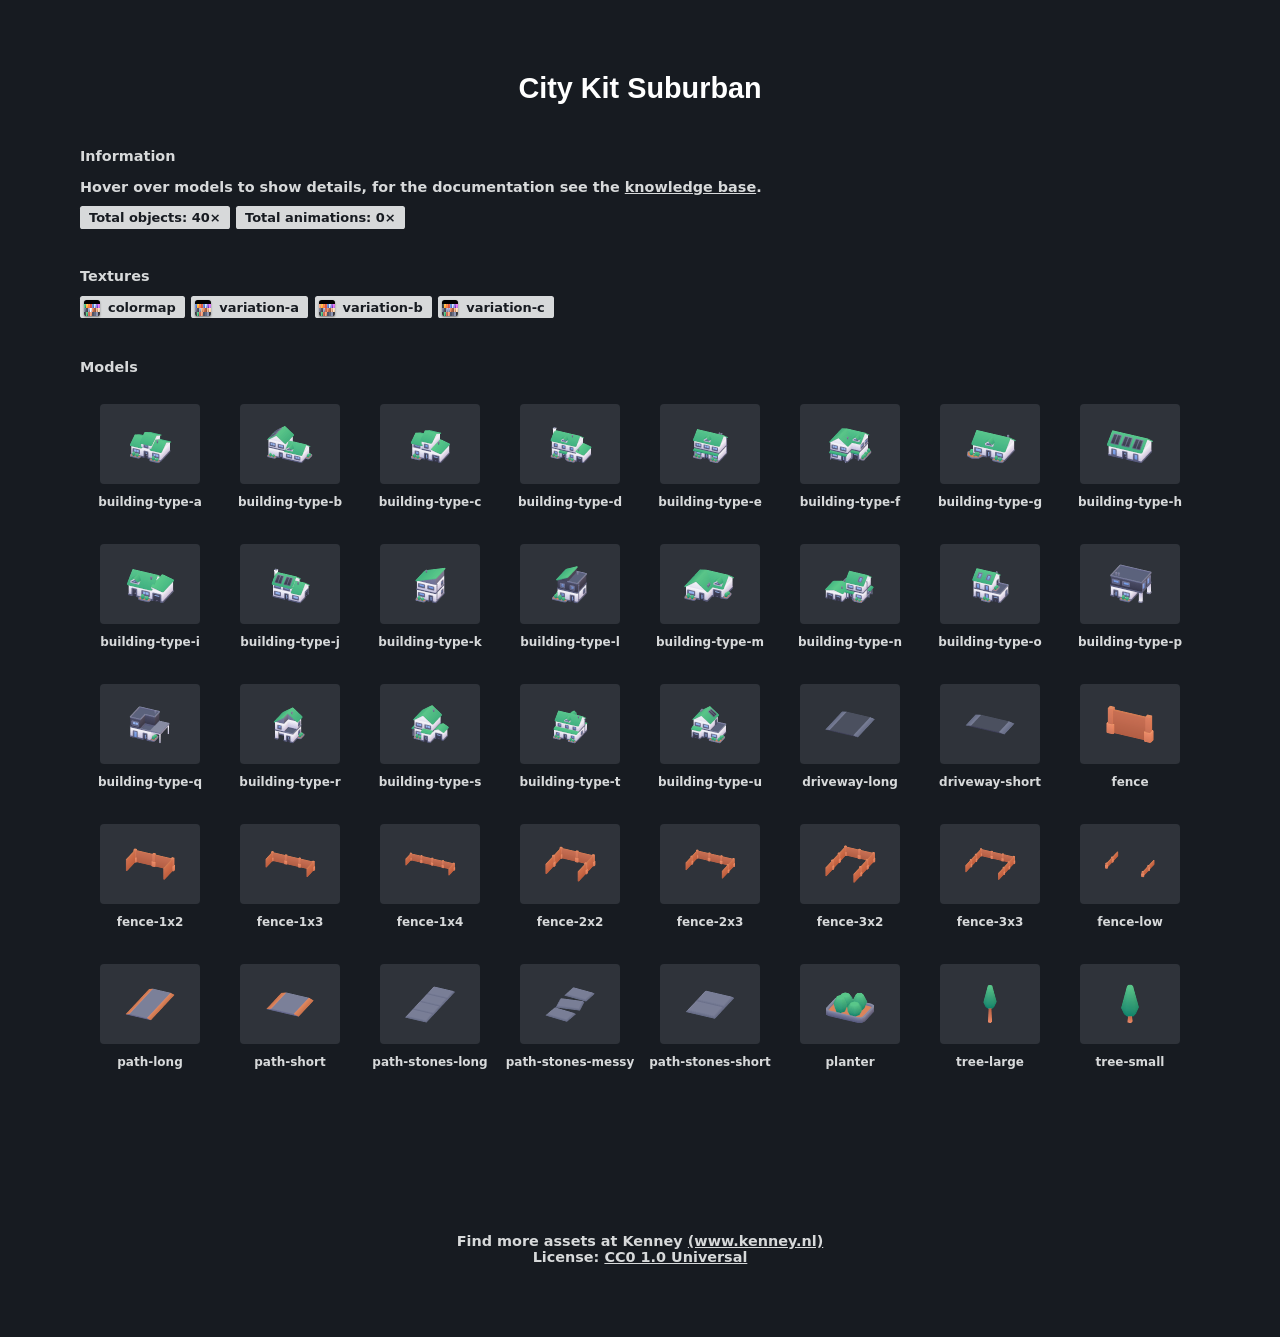
<file: caixeiro3D/assets/kenney_city-kit-suburban_20/Overview.html>
<!doctype html>

<html lang="en">
<head>
	<meta charset="utf-8">

	<title>City Kit Suburban</title>
	
	<meta name="description" content="Game assets overview">
	<meta name="author" content="Kenney">

</head>

<body>

	<div class='container header'><h1>City Kit Suburban</h1></div>
	
	<div class='container content'>
	
		<p><strong>Information</strong></p>
		
		<p>Hover over models to show details, for the documentation see the <a target='_blank' href='https://kenney.nl/knowledge-base/game-assets-3d/importing-3d-models-into-game-engines'>knowledge base</a>.</p>
		
		<p>
			<span class='data'><strong>Total objects:</strong> 40×</span><span class='data'><strong>Total animations:</strong> 0×</span>
		</p>
		
	</div>
	
	<div class='container content'>
	
		<p><strong>Textures</strong></p>
		
		<p><a href='Models/FBX format/Textures/colormap.png' target='_blank' class='data no-padding'><span class='swatch' style='background-image: url("Models/FBX format/Textures/colormap.png")'></span>colormap</a><a href='Models/Textures/variation-a.png' target='_blank' class='data no-padding'><span class='swatch' style='background-image: url("Models/Textures/variation-a.png")'></span>variation-a</a><a href='Models/Textures/variation-b.png' target='_blank' class='data no-padding'><span class='swatch' style='background-image: url("Models/Textures/variation-b.png")'></span>variation-b</a><a href='Models/Textures/variation-c.png' target='_blank' class='data no-padding'><span class='swatch' style='background-image: url("Models/Textures/variation-c.png")'></span>variation-c</a></p>
		
	</div>
	
	<div class='container content'>
	
		<p style='margin-bottom:2em'><strong>Models</strong></p>
		
		<div title='1870 vertices • 0 group(s) • 0 animation(s)' class='package'><img src='Previews/building-type-a.png'/><br>building-type-a</div>
<div title='2798 vertices • 0 group(s) • 0 animation(s)' class='package'><img src='Previews/building-type-b.png'/><br>building-type-b</div>
<div title='1886 vertices • 0 group(s) • 0 animation(s)' class='package'><img src='Previews/building-type-c.png'/><br>building-type-c</div>
<div title='2811 vertices • 0 group(s) • 0 animation(s)' class='package'><img src='Previews/building-type-d.png'/><br>building-type-d</div>
<div title='2777 vertices • 0 group(s) • 0 animation(s)' class='package'><img src='Previews/building-type-e.png'/><br>building-type-e</div>
<div title='2644 vertices • 0 group(s) • 0 animation(s)' class='package'><img src='Previews/building-type-f.png'/><br>building-type-f</div>
<div title='1779 vertices • 0 group(s) • 0 animation(s)' class='package'><img src='Previews/building-type-g.png'/><br>building-type-g</div>
<div title='1228 vertices • 0 group(s) • 0 animation(s)' class='package'><img src='Previews/building-type-h.png'/><br>building-type-h</div>
<div title='1316 vertices • 0 group(s) • 0 animation(s)' class='package'><img src='Previews/building-type-i.png'/><br>building-type-i</div>
<div title='1882 vertices • 0 group(s) • 0 animation(s)' class='package'><img src='Previews/building-type-j.png'/><br>building-type-j</div>
<div title='1690 vertices • 0 group(s) • 0 animation(s)' class='package'><img src='Previews/building-type-k.png'/><br>building-type-k</div>
<div title='2072 vertices • 0 group(s) • 0 animation(s)' class='package'><img src='Previews/building-type-l.png'/><br>building-type-l</div>
<div title='1842 vertices • 0 group(s) • 0 animation(s)' class='package'><img src='Previews/building-type-m.png'/><br>building-type-m</div>
<div title='2664 vertices • 0 group(s) • 0 animation(s)' class='package'><img src='Previews/building-type-n.png'/><br>building-type-n</div>
<div title='2178 vertices • 0 group(s) • 0 animation(s)' class='package'><img src='Previews/building-type-o.png'/><br>building-type-o</div>
<div title='2076 vertices • 0 group(s) • 0 animation(s)' class='package'><img src='Previews/building-type-p.png'/><br>building-type-p</div>
<div title='1872 vertices • 0 group(s) • 0 animation(s)' class='package'><img src='Previews/building-type-q.png'/><br>building-type-q</div>
<div title='1676 vertices • 0 group(s) • 0 animation(s)' class='package'><img src='Previews/building-type-r.png'/><br>building-type-r</div>
<div title='1958 vertices • 0 group(s) • 0 animation(s)' class='package'><img src='Previews/building-type-s.png'/><br>building-type-s</div>
<div title='3192 vertices • 0 group(s) • 0 animation(s)' class='package'><img src='Previews/building-type-t.png'/><br>building-type-t</div>
<div title='2250 vertices • 0 group(s) • 0 animation(s)' class='package'><img src='Previews/building-type-u.png'/><br>building-type-u</div>
<div title='24 vertices • 0 group(s) • 0 animation(s)' class='package'><img src='Previews/driveway-long.png'/><br>driveway-long</div>
<div title='24 vertices • 0 group(s) • 0 animation(s)' class='package'><img src='Previews/driveway-short.png'/><br>driveway-short</div>
<div title='160 vertices • 0 group(s) • 0 animation(s)' class='package'><img src='Previews/fence.png'/><br>fence</div>
<div title='288 vertices • 0 group(s) • 0 animation(s)' class='package'><img src='Previews/fence-1x2.png'/><br>fence-1x2</div>
<div title='376 vertices • 0 group(s) • 0 animation(s)' class='package'><img src='Previews/fence-1x3.png'/><br>fence-1x3</div>
<div title='464 vertices • 0 group(s) • 0 animation(s)' class='package'><img src='Previews/fence-1x4.png'/><br>fence-1x4</div>
<div title='432 vertices • 0 group(s) • 0 animation(s)' class='package'><img src='Previews/fence-2x2.png'/><br>fence-2x2</div>
<div title='520 vertices • 0 group(s) • 0 animation(s)' class='package'><img src='Previews/fence-2x3.png'/><br>fence-2x3</div>
<div title='576 vertices • 0 group(s) • 0 animation(s)' class='package'><img src='Previews/fence-3x2.png'/><br>fence-3x2</div>
<div title='664 vertices • 0 group(s) • 0 animation(s)' class='package'><img src='Previews/fence-3x3.png'/><br>fence-3x3</div>
<div title='328 vertices • 0 group(s) • 0 animation(s)' class='package'><img src='Previews/fence-low.png'/><br>fence-low</div>
<div title='24 vertices • 0 group(s) • 0 animation(s)' class='package'><img src='Previews/path-long.png'/><br>path-long</div>
<div title='24 vertices • 0 group(s) • 0 animation(s)' class='package'><img src='Previews/path-short.png'/><br>path-short</div>
<div title='96 vertices • 0 group(s) • 0 animation(s)' class='package'><img src='Previews/path-stones-long.png'/><br>path-stones-long</div>
<div title='72 vertices • 0 group(s) • 0 animation(s)' class='package'><img src='Previews/path-stones-messy.png'/><br>path-stones-messy</div>
<div title='48 vertices • 0 group(s) • 0 animation(s)' class='package'><img src='Previews/path-stones-short.png'/><br>path-stones-short</div>
<div title='360 vertices • 0 group(s) • 0 animation(s)' class='package'><img src='Previews/planter.png'/><br>planter</div>
<div title='80 vertices • 0 group(s) • 0 animation(s)' class='package'><img src='Previews/tree-large.png'/><br>tree-large</div>
<div title='80 vertices • 0 group(s) • 0 animation(s)' class='package'><img src='Previews/tree-small.png'/><br>tree-small</div>

		
	</div>
	
	<div class='clear'></div>
	
	<div class='container footer'>
	
		Find more assets at Kenney <a href='https://kenney.nl/assets'>(www.kenney.nl)</a><br>
		
		License: <a href='https://creativecommons.org/publicdomain/zero/1.0/'>CC0 1.0 Universal</a>
	
	</div>

</body>

	<style>
	
		body{
		
			font-family:system-ui;
			font-size:0.9em;
			font-weight:600;
			
			color:#d7d9da;
			background-color:#171B21;
			
			margin-top:5em;
			margin-bottom:5em;
			
			overflow-y:scroll;
			
		}
		
		h1{
		
			color:#FFFFFF;
			font-family:sans-serif;
			margin-bottom:1.2em;
		
		}
		
		a{ color:#d7d9da; }
		a:hover{ color:#ffbe07; }
	
		.container{
		
			max-width:1120px;
			margin:0 auto;
			
		}
		
		.container.header{
		
			text-align:center;
			margin-bottom:2.5em
		
		}
		
		.container.content{ margin-top:3em; }
		
		.container.footer{
		
			margin-top:1em;
			text-align:center
		
		}
	
		.package{
		
			float:left;
		
			width:12.5%;
			min-width:104px;
			
			height:140px;
			
			text-align:center;
			
			color:#d7d9da;
			text-decoration:none;
			
			font-size:12px;
			
			position:relative;
			
		}
		
		.package img{
		
			background-color:#2f333a;
			padding:8px 18px;
			border-radius:4px;
	
			width:64px;
			margin-bottom:8px;
		
		}
		
		.package img:hover{ background-color:#ECECEC; }
		
		.data{
		
			color: #171b21;
			background-color: #d7d9da;
			padding: 0.3em 0.7em;
			border-radius: 0.2em;
			font-size: 90%;
			
			margin-right:0.5em;
			text-decoration:none;
			
		}
		
		.data:hover{ background-color:#ffbe07; color:#171b21; }
		.no-padding{ padding-left:4px; }
		
		.swatch{
		
			display:inline-block;
		
			width: 16px; height: 16px;
			vertical-align: text-top;
			border-radius: 0.2em;
			
			margin-right: 8px;
			
			box-shadow: 0px 1px 2px #00000070;
			
			background-size:cover;
			
		}
		
		.animated{
		
			position: absolute;
			color: #171b21;
			background-color: #ffbe07;
			padding: 1px 5px;
			text-transform: uppercase;
			font-size: 10px;
			font-weight: bold;
			border-radius: 2px;
			pointer-events: none;
		
		}
	
		.clear{ clear:both; height:8em }
	
	</style>
	
</html>
</file>
